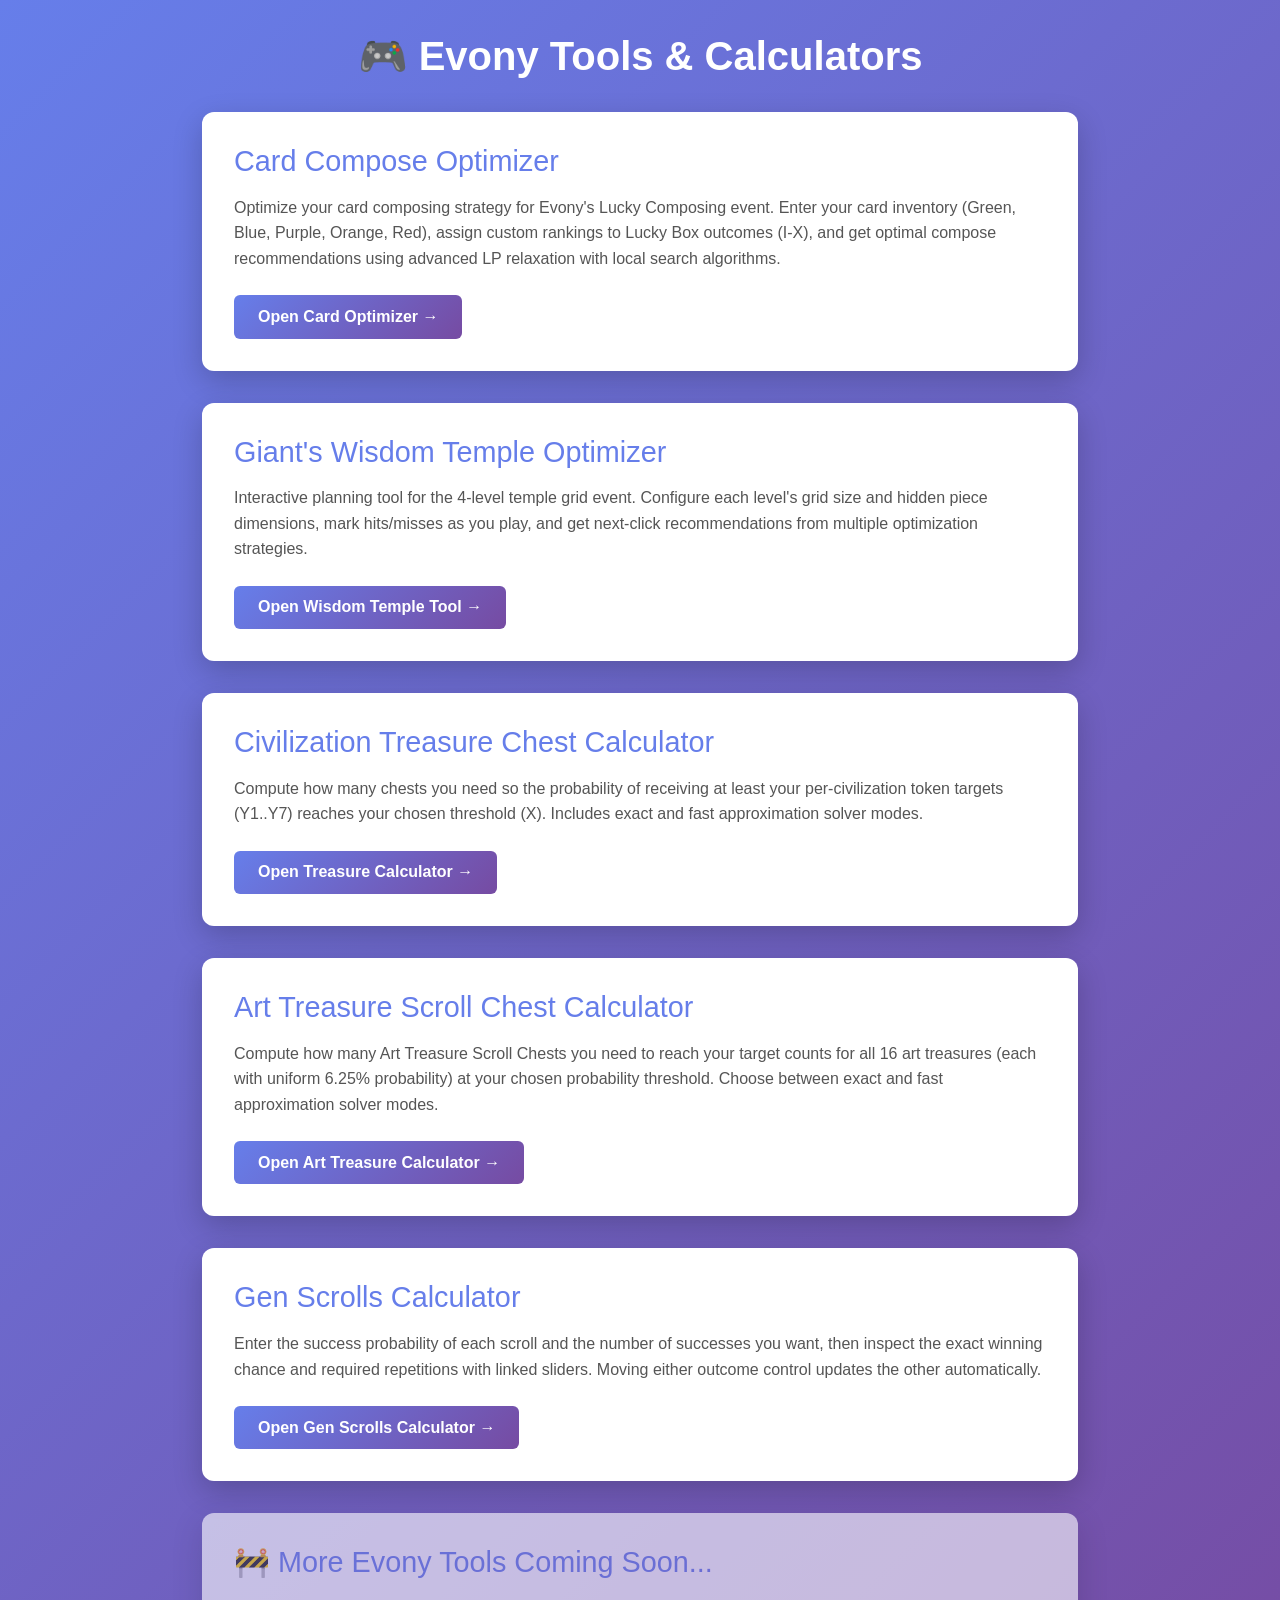
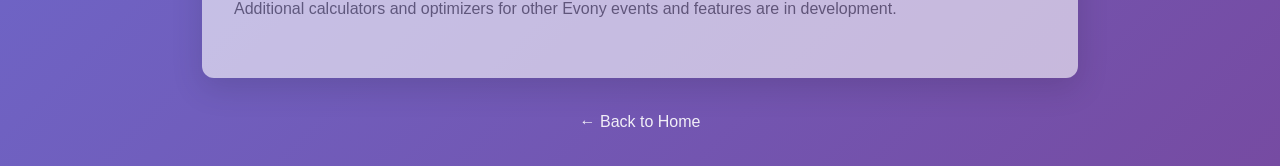
<file: evony/index.html>
<!DOCTYPE html>
<html lang="en">
<head>
    <meta charset="UTF-8">
    <meta name="viewport" content="width=device-width, initial-scale=1.0">
    <title>Evony Tools - Sefi Roee</title>
    <script>
        if (location.protocol.startsWith("http") && !location.pathname.endsWith("/") && !location.pathname.endsWith(".html")) {
            location.replace(location.pathname + "/" + location.search + location.hash);
        }
    </script>
    <link href="https://cdn.jsdelivr.net/npm/bootstrap@5.3.0/dist/css/bootstrap.min.css" rel="stylesheet">
    <style>
        body {
            background: linear-gradient(135deg, #667eea 0%, #764ba2 100%);
            min-height: 100vh;
            font-family: -apple-system, BlinkMacSystemFont, "Segoe UI", Roboto, "Helvetica Neue", Arial, sans-serif;
            padding: 2rem 0;
        }
        .container {
            max-width: 900px;
        }
        h1 {
            color: white;
            text-align: center;
            margin-bottom: 2rem;
            font-weight: 700;
        }
        .tool-card {
            background: white;
            border-radius: 12px;
            padding: 2rem;
            margin-bottom: 2rem;
            box-shadow: 0 10px 30px rgba(0,0,0,0.2);
            transition: transform 0.3s, box-shadow 0.3s;
        }
        .tool-card:hover {
            transform: translateY(-5px);
            box-shadow: 0 15px 40px rgba(0,0,0,0.3);
        }
        .tool-card h2 {
            color: #667eea;
            font-size: 1.8rem;
            margin-bottom: 1rem;
        }
        .tool-card p {
            color: #555;
            line-height: 1.6;
            margin-bottom: 1.5rem;
        }
        .tool-card .btn {
            background: linear-gradient(135deg, #667eea 0%, #764ba2 100%);
            border: none;
            color: white;
            padding: 0.6rem 1.5rem;
            font-weight: 600;
            text-decoration: none;
            display: inline-block;
            border-radius: 6px;
            transition: opacity 0.3s;
        }
        .tool-card .btn:hover {
            opacity: 0.9;
        }
        .back-link {
            text-align: center;
            margin-top: 2rem;
        }
        .back-link a {
            color: white;
            text-decoration: none;
            opacity: 0.9;
        }
        .back-link a:hover {
            opacity: 1;
        }
    </style>
</head>
<body>
    <div class="container">
        <h1>🎮 Evony Tools & Calculators</h1>
        
        <div class="tool-card">
            <h2>Card Compose Optimizer</h2>
            <p>
                Optimize your card composing strategy for Evony's Lucky Composing event. 
                Enter your card inventory (Green, Blue, Purple, Orange, Red), assign custom rankings 
                to Lucky Box outcomes (I-X), and get optimal compose recommendations using advanced 
                LP relaxation with local search algorithms.
            </p>
            <a href="card-optimizer/" class="btn">Open Card Optimizer →</a>
        </div>

        <div class="tool-card">
            <h2>Giant's Wisdom Temple Optimizer</h2>
            <p>
                Interactive planning tool for the 4-level temple grid event. Configure each level's grid
                size and hidden piece dimensions, mark hits/misses as you play, and get next-click
                recommendations from multiple optimization strategies.
            </p>
            <a href="wisdom-temple/" class="btn">Open Wisdom Temple Tool →</a>
        </div>

        <div class="tool-card">
            <h2>Civilization Treasure Chest Calculator</h2>
            <p>
                Compute how many chests you need so the probability of receiving at least your
                per-civilization token targets (Y1..Y7) reaches your chosen threshold (X).
                Includes exact and fast approximation solver modes.
            </p>
            <a href="civilization-treasure/" class="btn">Open Treasure Calculator →</a>
        </div>

        <div class="tool-card">
            <h2>Art Treasure Scroll Chest Calculator</h2>
            <p>
                Compute how many Art Treasure Scroll Chests you need to reach your target counts
                for all 16 art treasures (each with uniform 6.25% probability) at your chosen
                probability threshold. Choose between exact and fast approximation solver modes.
            </p>
            <a href="art-treasure/" class="btn">Open Art Treasure Calculator →</a>
        </div>

		<div class="tool-card">
			<h2>Gen Scrolls Calculator</h2>
			<p>
				Enter the success probability of each scroll and the number of successes you want,
				then inspect the exact winning chance and required repetitions with linked sliders.
				Moving either outcome control updates the other automatically.
			</p>
			<a href="gen-scrolls/" class="btn">Open Gen Scrolls Calculator →</a>
		</div>

        <div class="tool-card" style="opacity: 0.6;">
            <h2>🚧 More Evony Tools Coming Soon...</h2>
            <p>Additional calculators and optimizers for other Evony events and features are in development.</p>
        </div>

        <div class="back-link">
            <a href="../">← Back to Home</a>
        </div>
    </div>
</body>
</html>
</file>
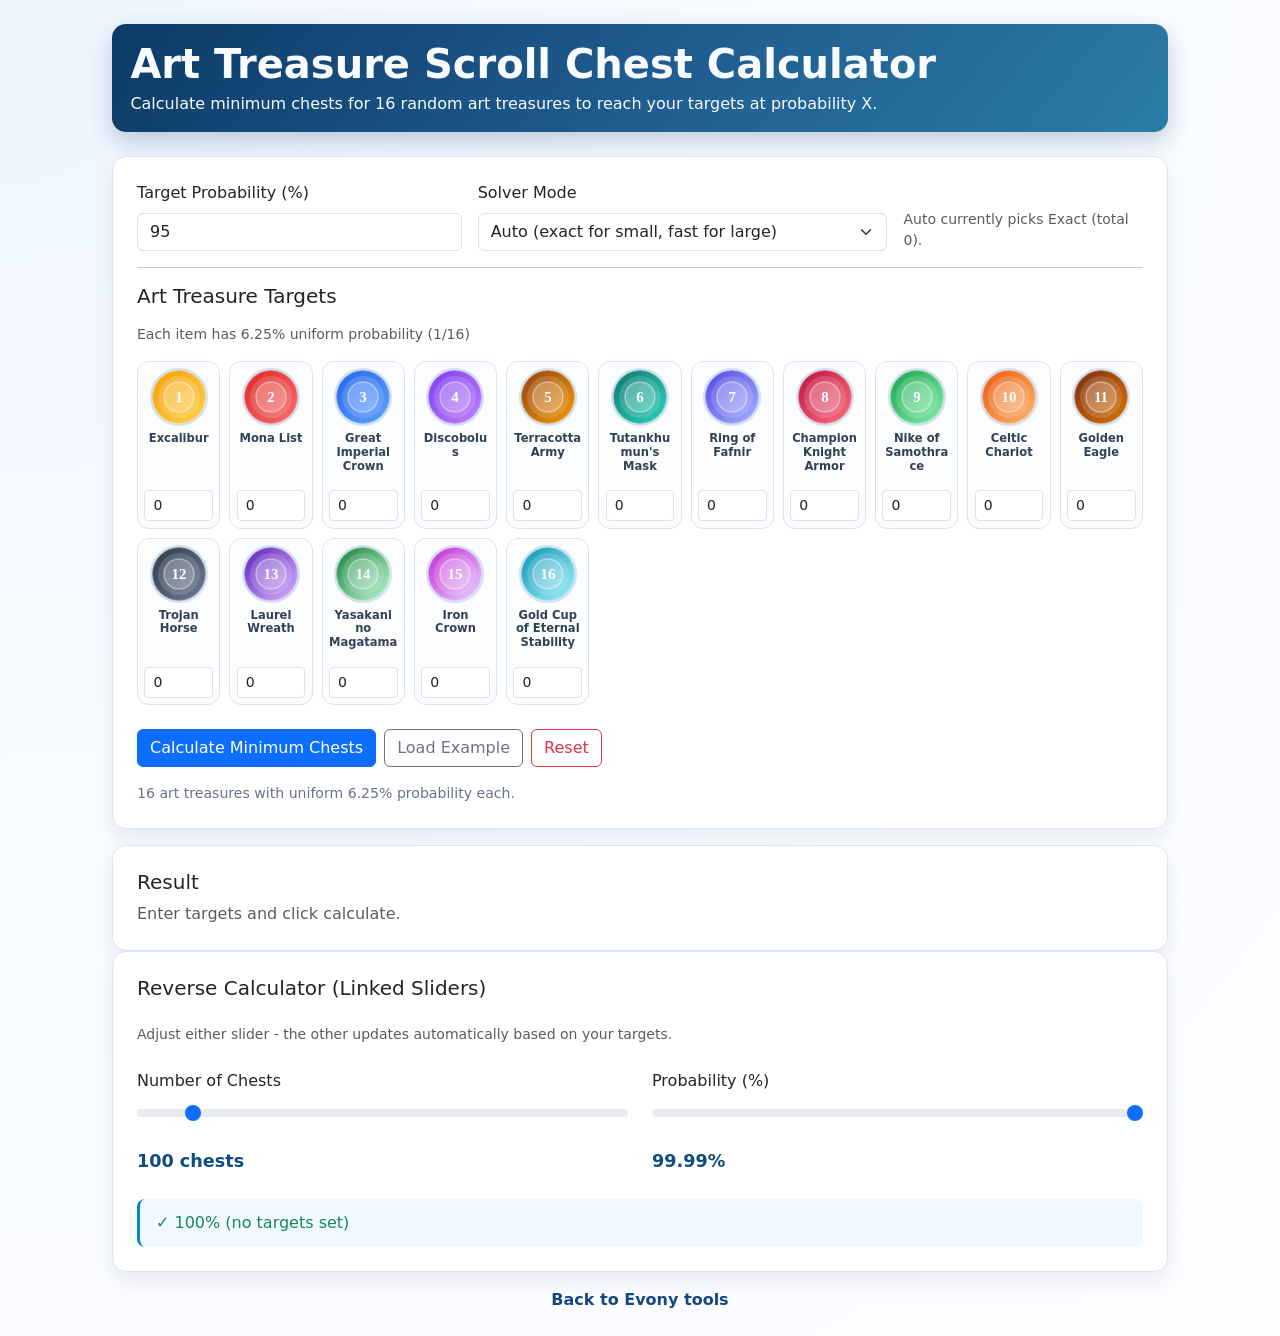
<file: evony/art-treasure/index.html>
<!DOCTYPE html>
<html lang="en">
<head>
	<meta charset="UTF-8">
	<meta name="viewport" content="width=device-width, initial-scale=1.0">
	<title>Art Treasure Scroll Chest Calculator</title>
	<script>
		if (location.protocol.startsWith("http") && !location.pathname.endsWith("/") && !location.pathname.endsWith(".html")) {
			location.replace(location.pathname + "/" + location.search + location.hash);
		}
	</script>
	<link href="https://cdn.jsdelivr.net/npm/bootstrap@5.3.0/dist/css/bootstrap.min.css" rel="stylesheet">
	<link rel="stylesheet" href="style.css">
</head>
<body>
	<main class="container py-4 treasure-shell">
		<header class="treasure-header mb-4">
			<h1 class="fw-bold mb-1">Art Treasure Scroll Chest Calculator</h1>
			<p class="mb-0">Calculate minimum chests for 16 random art treasures to reach your targets at probability X.</p>
		</header>

		<section class="card p-3 p-md-4 mb-3 treasure-card">
			<div class="row g-3 align-items-end">
				<div class="col-md-4">
					<label for="targetProbability" class="form-label">Target Probability (%)</label>
					<input id="targetProbability" type="number" min="0.01" max="99.999999" step="0.01" class="form-control" value="95">
				</div>
				<div class="col-md-5">
					<label for="solverMode" class="form-label">Solver Mode</label>
					<select id="solverMode" class="form-select">
						<option value="auto" selected>Auto (exact for small, fast for large)</option>
						<option value="exact">Exact only</option>
						<option value="approx">Fast approximation only</option>
					</select>
				</div>
				<div class="col-md-3">
					<div id="methodHint" class="small text-muted">Mode hint will appear here.</div>
				</div>
			</div>

			<hr>

			<h2 class="h5 mb-3">Art Treasure Targets</h2>
			<p class="small text-muted mb-3">Each item has 6.25% uniform probability (1/16)</p>
			<div id="artTargets" class="art-grid"></div>

			<div class="d-flex flex-wrap gap-2 mt-4">
				<button id="calculateBtn" class="btn btn-primary">Calculate Minimum Chests</button>
				<button id="exampleBtn" class="btn btn-outline-secondary">Load Example</button>
				<button id="resetBtn" class="btn btn-outline-danger">Reset</button>
			</div>

			<div id="runtimeWarning" class="runtime-warning mt-3" hidden></div>

			<div class="result-note mt-3">
				16 art treasures with uniform 6.25% probability each.
			</div>
		</section>

		<section class="card p-3 p-md-4 treasure-card" id="resultCard">
			<h2 class="h5">Result</h2>
			<div id="resultText" class="text-muted">Enter targets and click calculate.</div>
		</section>

		<section class="card p-3 p-md-4 treasure-card" id="reverseCard">
			<h2 class="h5 mb-4">Reverse Calculator (Linked Sliders)</h2>
			<p class="small text-muted mb-4">Adjust either slider - the other updates automatically based on your targets.</p>
			
			<div class="row g-4">
				<div class="col-md-6">
					<label for="reverseChestsSlider" class="form-label">Number of Chests</label>
					<input type="range" id="reverseChestsSlider" class="form-range" min="0" max="1000" step="1" value="100">
					<div class="reverse-value-display">
						<span id="reverseChestsValue">100</span> chests
					</div>
				</div>
				<div class="col-md-6">
					<label for="reverseProbSlider" class="form-label">Probability (%)</label>
					<input type="range" id="reverseProbSlider" class="form-range" min="0" max="99.99" step="0.01" value="50">
					<div class="reverse-value-display">
						<span id="reverseProbValue">50.00</span>%
					</div>
				</div>
			</div>

			<div id="reverseMessage" class="reverse-message mt-3">
				<span class="text-muted">Set your targets and adjust the sliders to explore probabilities.</span>
			</div>
		</section>

		<div class="text-center mt-3">
			<a href="../" class="treasure-back-link">Back to Evony tools</a>
		</div>
	</main>

	<script src="app.js"></script>
</body>
</html>
</file>
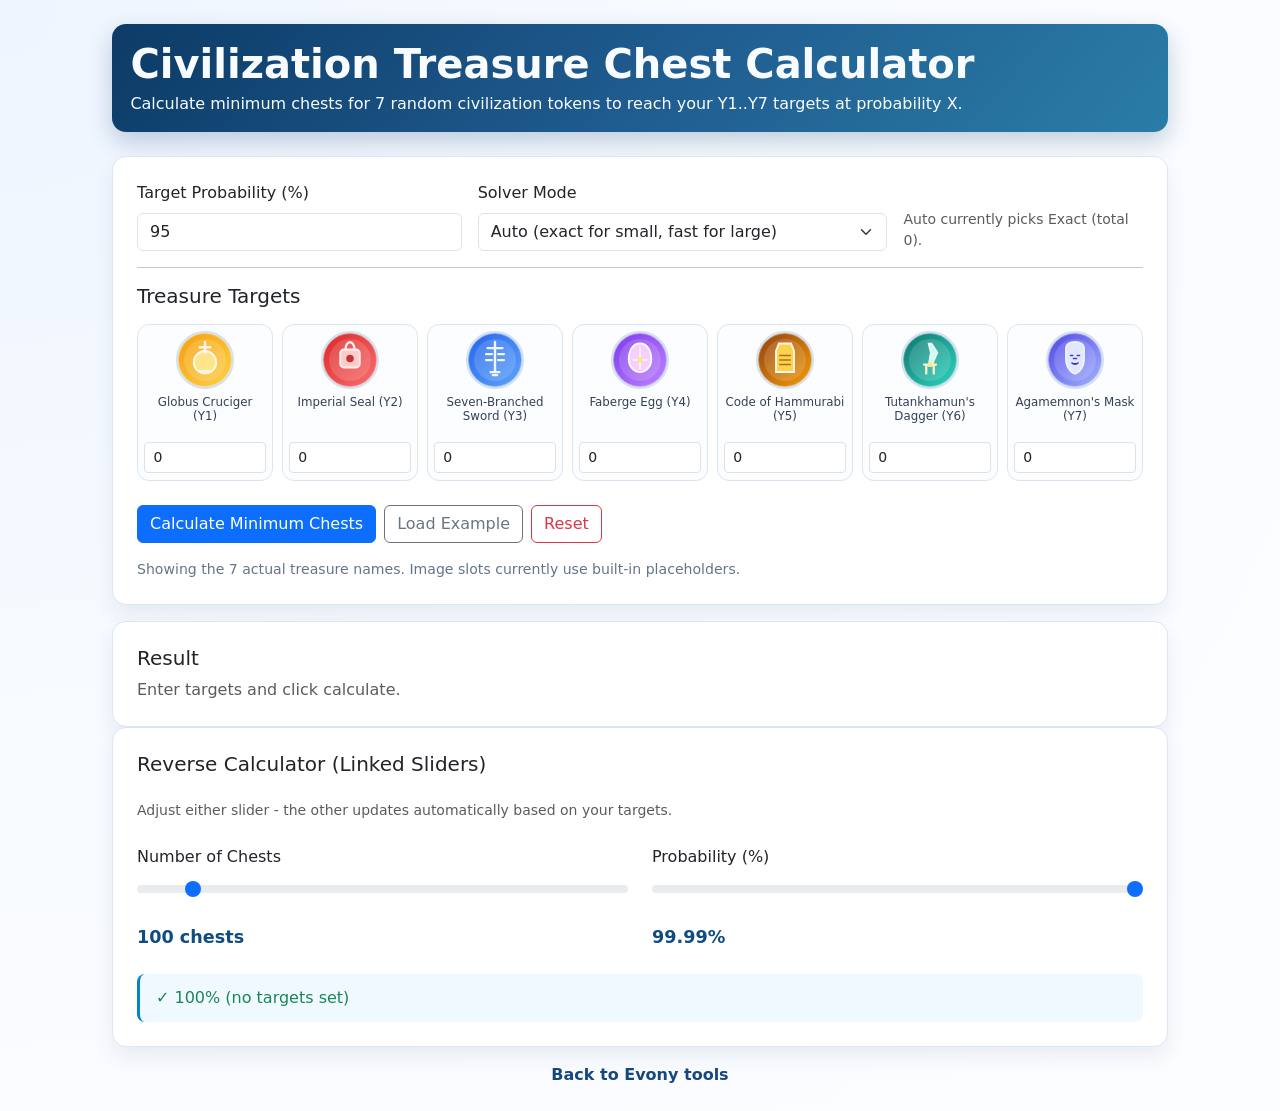
<file: evony/civilization-treasure/index.html>
<!DOCTYPE html>
<html lang="en">
<head>
	<meta charset="UTF-8">
	<meta name="viewport" content="width=device-width, initial-scale=1.0">
	<title>Civilization Treasure Chest Calculator</title>
	<script>
		if (location.protocol.startsWith("http") && !location.pathname.endsWith("/") && !location.pathname.endsWith(".html")) {
			location.replace(location.pathname + "/" + location.search + location.hash);
		}
	</script>
	<link href="https://cdn.jsdelivr.net/npm/bootstrap@5.3.0/dist/css/bootstrap.min.css" rel="stylesheet">
	<link rel="stylesheet" href="style.css">
</head>
<body>
	<main class="container py-4 treasure-shell">
		<header class="treasure-header mb-4">
			<h1 class="fw-bold mb-1">Civilization Treasure Chest Calculator</h1>
			<p class="mb-0">Calculate minimum chests for 7 random civilization tokens to reach your Y1..Y7 targets at probability X.</p>
		</header>

		<section class="card p-3 p-md-4 mb-3 treasure-card">
			<div class="row g-3 align-items-end">
				<div class="col-md-4">
					<label for="targetProbability" class="form-label">Target Probability (%)</label>
					<input id="targetProbability" type="number" min="0.01" max="99.999999" step="0.01" class="form-control" value="95">
				</div>
				<div class="col-md-5">
					<label for="solverMode" class="form-label">Solver Mode</label>
					<select id="solverMode" class="form-select">
						<option value="auto" selected>Auto (exact for small, fast for large)</option>
						<option value="exact">Exact only</option>
						<option value="approx">Fast approximation only</option>
					</select>
				</div>
				<div class="col-md-3">
					<div id="methodHint" class="small text-muted">Mode hint will appear here.</div>
				</div>
			</div>

			<hr>

			<h2 class="h5 mb-3">Treasure Targets</h2>
			<div id="civTargets" class="civ-grid"></div>

			<div class="d-flex flex-wrap gap-2 mt-4">
				<button id="calculateBtn" class="btn btn-primary">Calculate Minimum Chests</button>
				<button id="exampleBtn" class="btn btn-outline-secondary">Load Example</button>
				<button id="resetBtn" class="btn btn-outline-danger">Reset</button>
			</div>

			<div id="runtimeWarning" class="runtime-warning mt-3" hidden></div>

			<div class="result-note mt-3">
				Showing the 7 actual treasure names. Image slots currently use built-in placeholders.
			</div>
		</section>

		<section class="card p-3 p-md-4 treasure-card" id="resultCard">
			<h2 class="h5">Result</h2>
			<div id="resultText" class="text-muted">Enter targets and click calculate.</div>
		</section>

		<section class="card p-3 p-md-4 treasure-card" id="reverseCard">
			<h2 class="h5 mb-4">Reverse Calculator (Linked Sliders)</h2>
			<p class="small text-muted mb-4">Adjust either slider - the other updates automatically based on your targets.</p>
			
			<div class="row g-4">
				<div class="col-md-6">
					<label for="reverseChestsSlider" class="form-label">Number of Chests</label>
					<input type="range" id="reverseChestsSlider" class="form-range" min="0" max="1000" step="1" value="100">
					<div class="reverse-value-display">
						<span id="reverseChestsValue">100</span> chests
					</div>
				</div>
				<div class="col-md-6">
					<label for="reverseProbSlider" class="form-label">Probability (%)</label>
					<input type="range" id="reverseProbSlider" class="form-range" min="0" max="99.99" step="0.01" value="50">
					<div class="reverse-value-display">
						<span id="reverseProbValue">50.00</span>%
					</div>
				</div>
			</div>

			<div id="reverseMessage" class="reverse-message mt-3">
				<span class="text-muted">Set your targets and adjust the sliders to explore probabilities.</span>
			</div>
		</section>

		<div class="text-center mt-3">
			<a href="../" class="treasure-back-link">Back to Evony tools</a>
		</div>
	</main>

	<script src="app.js"></script>
</body>
</html>
</file>
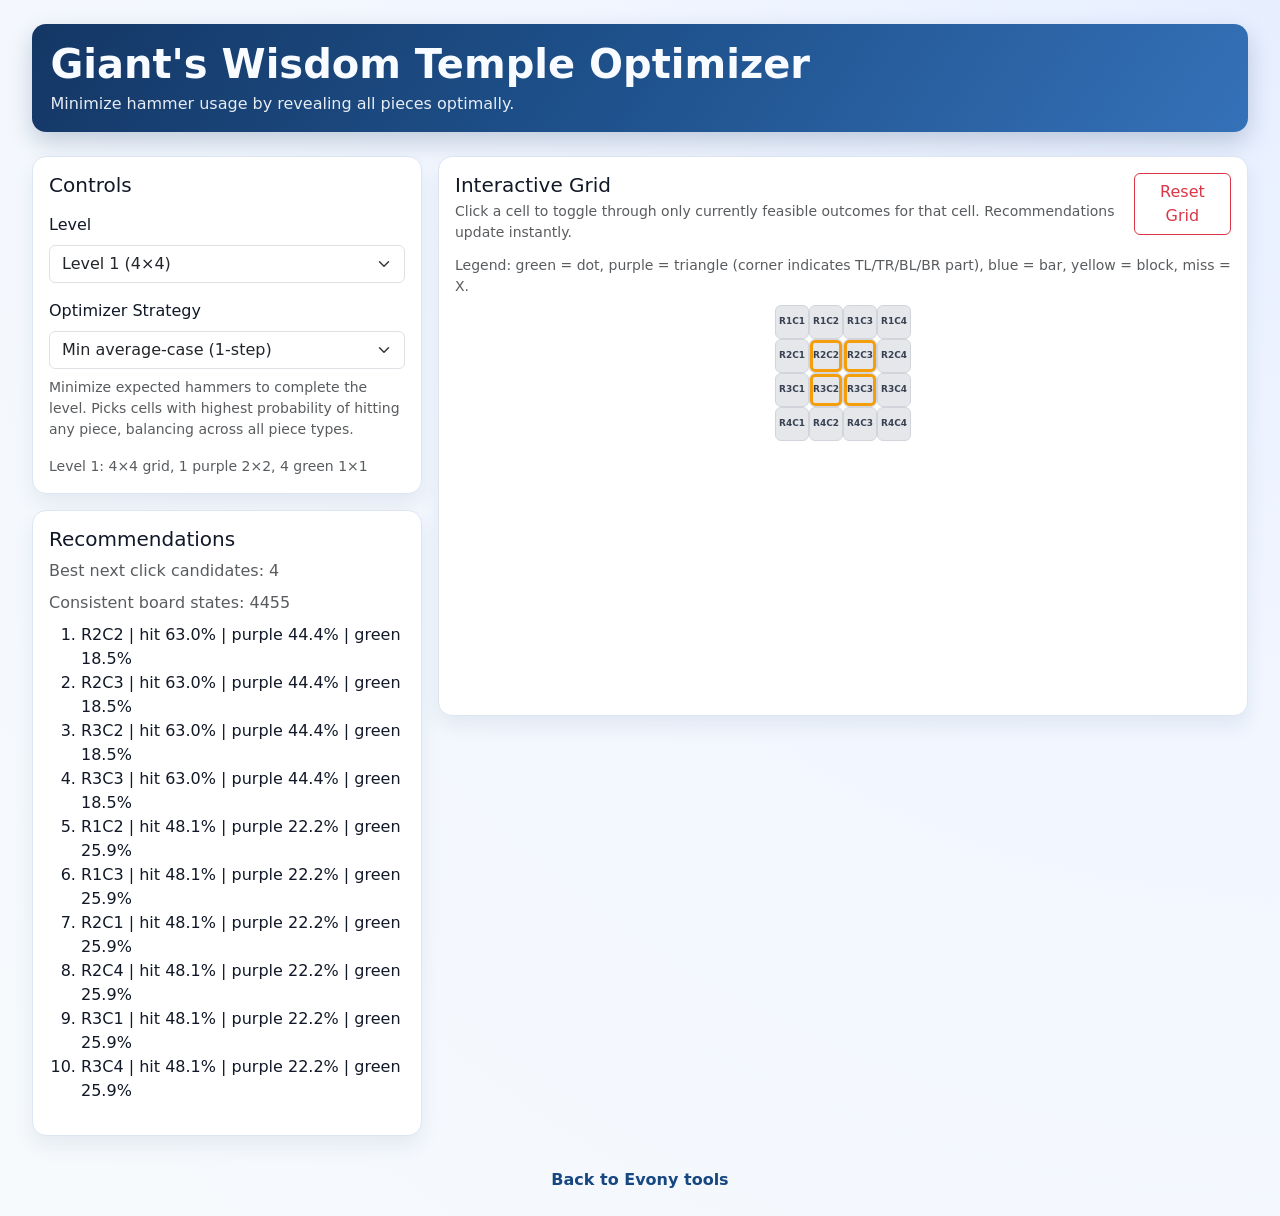
<file: evony/wisdom-temple/index.html>
<!DOCTYPE html>
<html lang="en">
<head>
  <meta charset="UTF-8">
  <meta name="viewport" content="width=device-width, initial-scale=1.0">
  <title>Giant's Wisdom Temple Optimizer</title>
  <script>
    // If opened as /evony/wisdom-temple (without trailing slash),
    // relative assets resolve one level up and break page loading.
    if (location.protocol.startsWith("http") && !location.pathname.endsWith("/") && !location.pathname.endsWith(".html")) {
      location.replace(location.pathname + "/" + location.search + location.hash);
    }
  </script>
  <link href="https://cdn.jsdelivr.net/npm/bootstrap@5.3.0/dist/css/bootstrap.min.css" rel="stylesheet">
  <link rel="stylesheet" href="style.css">
</head>
<body>
  <main class="container py-4 temple-shell">
    <header class="temple-header mb-4">
      <h1 class="fw-bold mb-1">Giant's Wisdom Temple Optimizer</h1>
      <p class="mb-0">Minimize hammer usage by revealing all pieces optimally.</p>
    </header>

    <div class="temple-layout">
      <section class="temple-panel temple-panel--controls">
        <div class="card p-3 mb-3">
          <h2 class="h5 mb-3">Controls</h2>
          <div class="row g-3 align-items-end">
            <div class="col-md-12 col-lg-12">
              <label for="levelSelect" class="form-label">Level</label>
              <select id="levelSelect" class="form-select">
                <option value="1" selected>Level 1 (4×4)</option>
                <option value="2">Level 2 (5×5)</option>
                <option value="3">Level 3 (6×6)</option>
                <option value="4">Level 4 (7×7)</option>
              </select>
            </div>
            <div class="col-md-12 col-lg-12">
              <label for="optimizerSelect" class="form-label">Optimizer Strategy</label>
              <select id="optimizerSelect" class="form-select">
                <option value="any-hit" selected>Min average-case (1-step)</option>
                <option value="rare-focus">Target rare piece (1-step)</option>
                <option value="common-focus">Target common piece (1-step)</option>
                <option value="checkerboard">Coverage / parity bias</option>
              </select>
              <div id="strategyDesc" class="mt-2 small text-muted"></div>
            </div>
          </div>
          <div id="levelDesc" class="mt-3 small text-muted"></div>
        </div>

        <section class="card p-3 mb-3">
          <h2 class="h5">Recommendations</h2>
          <div id="recommendationText" class="mb-2 text-muted">No calculation yet.</div>
          <div id="statsText" class="mb-2 text-muted"></div>
          <div id="topCells"></div>
        </section>
      </section>

      <section class="temple-panel temple-panel--board">
        <section class="card p-3 mb-3 board-card">
          <div class="board-topbar">
            <div>
              <h2 class="h5 mb-1">Interactive Grid</h2>
              <p class="small text-muted mb-2">Click a cell to toggle through only currently feasible outcomes for that cell. Recommendations update instantly.</p>
            </div>
            <button id="resetGridBtn" class="btn btn-outline-danger">Reset Grid</button>
          </div>
          <div class="small text-muted mb-2">Legend: green = dot, purple = triangle (corner indicates TL/TR/BL/BR part), blue = bar, yellow = block, miss = X.</div>
          <div id="gridWrap" class="grid-wrap"></div>
        </section>
      </section>
    </div>

    <div class="text-center mt-3">
      <a href="../" class="temple-back-link">Back to Evony tools</a>
    </div>
  </main>

  <script src="app.js"></script>
</body>
</html>
</file>
<file: evony/art-treasure/style.css>
body {
  background: radial-gradient(circle at top left, #eef5ff, #f8fbff 45%, #fcfdff);
  color: #1f2937;
}

.container {
  max-width: 1080px;
}

.treasure-header {
  background: linear-gradient(130deg, #0c3b66, #1f5b8f, #2a7da6);
  color: #f8fbff;
  border-radius: 14px;
  padding: 1rem 1.15rem;
  box-shadow: 0 10px 24px rgba(14, 61, 108, 0.24);
}

.treasure-card {
  background: #ffffff;
  border: 1px solid #dbe7f3;
  border-radius: 14px;
  box-shadow: 0 10px 20px rgba(20, 57, 96, 0.08);
}

.art-grid {
  display: grid;
  grid-template-columns: repeat(auto-fit, minmax(80px, 1fr));
  gap: 0.55rem;
}

.art-tile {
  border: 1px solid #dae5f2;
  border-radius: 12px;
  background: #fbfdff;
  padding: 0.4rem;
  text-align: center;
}

.art-badge {
  width: 58px;
  height: 58px;
  margin: 0 auto 0.35rem;
  border-radius: 999px;
  border: 2px solid #d2e0f0;
  background-size: cover;
  background-position: center;
  box-shadow: inset 0 0 0 1px rgba(255, 255, 255, 0.35);
}

.art-name {
  font-size: 0.72rem;
  color: #334155;
  line-height: 1.2;
  margin-bottom: 0.25rem;
  min-height: 3.4rem;
  font-weight: 600;
  word-break: break-word;
}

.target-input {
  min-width: 0;
}

.result-value {
  font-size: clamp(1.2rem, 2.2vw, 1.7rem);
  font-weight: 700;
  color: #0f4c81;
  margin-bottom: 0.45rem;
}

.result-sub {
  color: #475569;
  margin-bottom: 0.18rem;
}

.result-warning {
  color: #9a3412;
  font-weight: 600;
}

.result-note {
  font-size: 0.88rem;
  color: #64748b;
}

.runtime-warning {
  border: 1px solid #f5c2c7;
  background: #fff1f2;
  color: #b42318;
  border-radius: 12px;
  padding: 0.8rem 0.95rem;
  font-size: 0.92rem;
  font-weight: 600;
}

.treasure-back-link {
  color: #174781;
  font-weight: 600;
  text-decoration: none;
}

.treasure-back-link:hover {
  color: #0c3b66;
  text-decoration: underline;
}

.reverse-value-display {
  font-size: 1.1rem;
  font-weight: 700;
  color: #0f4c81;
  margin-top: 0.5rem;
  padding: 0.5rem 0;
}

.reverse-message {
  padding: 0.75rem 1rem;
  border-radius: 8px;
  background: #f0f9ff;
  border-left: 3px solid #0284c7;
}

@media (max-width: 768px) {
  .container {
    max-width: 100%;
  }

  .art-grid {
    grid-template-columns: repeat(auto-fit, minmax(75px, 1fr));
  }

  .art-badge {
    width: 50px;
    height: 50px;
  }

  .art-name {
    font-size: 0.68rem;
  }
}
</file>
<file: evony/civilization-treasure/style.css>
body {
  background: radial-gradient(circle at top left, #eef5ff, #f8fbff 45%, #fcfdff);
  color: #1f2937;
}

.container {
  max-width: 1080px;
}

.treasure-header {
  background: linear-gradient(130deg, #0c3b66, #1f5b8f, #2a7da6);
  color: #f8fbff;
  border-radius: 14px;
  padding: 1rem 1.15rem;
  box-shadow: 0 10px 24px rgba(14, 61, 108, 0.24);
}

.treasure-card {
  background: #ffffff;
  border: 1px solid #dbe7f3;
  border-radius: 14px;
  box-shadow: 0 10px 20px rgba(20, 57, 96, 0.08);
}

.civ-grid {
  display: grid;
  grid-template-columns: repeat(7, minmax(90px, 1fr));
  gap: 0.55rem;
}

.civ-tile {
  border: 1px solid #dae5f2;
  border-radius: 12px;
  background: #fbfdff;
  padding: 0.4rem;
  text-align: center;
}

.civ-badge {
  width: 58px;
  height: 58px;
  margin: 0 auto 0.35rem;
  border-radius: 999px;
  border: 2px solid #d2e0f0;
  background-size: cover;
  background-position: center;
  box-shadow: inset 0 0 0 1px rgba(255, 255, 255, 0.35);
}

.civ-name {
  font-size: 0.74rem;
  color: #334155;
  line-height: 1.2;
  margin-bottom: 0.25rem;
  min-height: 2.7rem;
}

.target-input {
  min-width: 0;
}

.result-value {
  font-size: clamp(1.2rem, 2.2vw, 1.7rem);
  font-weight: 700;
  color: #0f4c81;
  margin-bottom: 0.45rem;
}

.result-sub {
  color: #475569;
  margin-bottom: 0.18rem;
}

.result-warning {
  color: #9a3412;
  font-weight: 600;
}

.result-note {
  font-size: 0.88rem;
  color: #64748b;
}

.runtime-warning {
  border: 1px solid #f5c2c7;
  background: #fff1f2;
  color: #b42318;
  border-radius: 12px;
  padding: 0.8rem 0.95rem;
  font-size: 0.92rem;
  font-weight: 600;
}

.treasure-back-link {
  color: #174781;
  font-weight: 600;
  text-decoration: none;
}

.treasure-back-link:hover {
  color: #0f2f59;
  text-decoration: underline;
}

.reverse-value-display {
  font-size: 1.1rem;
  font-weight: 700;
  color: #0f4c81;
  margin-top: 0.5rem;
  padding: 0.5rem 0;
}

.reverse-message {
  padding: 0.75rem 1rem;
  border-radius: 8px;
  background: #f0f9ff;
  border-left: 3px solid #0284c7;
}

@media (max-width: 860px) {
  .civ-grid {
    grid-template-columns: repeat(4, minmax(70px, 1fr));
  }
}

@media (max-width: 560px) {
  .civ-grid {
    grid-template-columns: repeat(3, minmax(70px, 1fr));
  }
}
</file>
<file: evony/wisdom-temple/style.css>
body {
  background: radial-gradient(circle at top right, #e7efff, #f1f6ff 40%, #f7fafc);
  color: #1f2937;
}

.container {
  max-width: 1240px;
}

.temple-header {
  background: linear-gradient(125deg, #143765, #1f528d, #3571b8);
  color: #f8fbff;
  border-radius: 14px;
  padding: 1rem 1.15rem;
  box-shadow: 0 10px 24px rgba(18, 53, 95, 0.22);
}

.temple-header p {
  opacity: 0.92;
}

.temple-layout {
  display: grid;
  grid-template-columns: minmax(300px, 390px) minmax(560px, 1fr);
  gap: 1rem;
  align-items: start;
}

.temple-panel--controls {
  position: sticky;
  top: 12px;
}

.card {
  background: #ffffff;
  color: #111827;
  border: 1px solid #dce5f1;
  border-radius: 14px;
  box-shadow: 0 10px 20px rgba(30, 58, 103, 0.08);
}

.board-card {
  min-height: 560px;
}

.board-topbar {
  display: flex;
  align-items: flex-start;
  justify-content: space-between;
  gap: 0.75rem;
  margin-bottom: 0.25rem;
}

.temple-back-link {
  color: #174781;
  font-weight: 600;
  text-decoration: none;
}

.temple-back-link:hover {
  color: #0f2f59;
  text-decoration: underline;
}

.grid-wrap {
  --cell-size: 34px;
  display: grid;
  gap: 0;
  justify-content: center;
  width: max-content;
  max-width: 100%;
  margin-left: auto;
  margin-right: auto;
}

.cell {
  position: relative;
  width: var(--cell-size);
  height: var(--cell-size);
  border: 1px solid #d1d5db;
  border-radius: 6px;
  display: inline-flex;
  align-items: center;
  justify-content: center;
  font-size: 0.75rem;
  font-weight: 700;
  cursor: pointer;
  user-select: none;
  box-shadow: inset 0 0 0 0 transparent;
}

.cell.unknown {
  background: #e5e7eb;
  color: #374151;
  font-size: 0.56rem;
}

.cell.miss {
  background: #fee2e2;
  color: #991b1b;
}

.cell.green {
  background: #dcfce7;
  color: #166534;
}

.cell.green::after {
  content: "";
  width: 14px;
  height: 14px;
  border-radius: 999px;
  background: #16a34a;
  position: absolute;
}

.cell.purple-any,
.cell.purple-tl,
.cell.purple-tr,
.cell.purple-bl,
.cell.purple-br {
  background: #ede9fe;
  color: #5b21b6;
}

.cell.purple-any::after {
  content: "";
  width: 0;
  height: 0;
  border-left: 0 solid transparent;
  border-right: 0 solid transparent;
  border-bottom: 0 solid transparent;
  position: absolute;
}

.cell.purple-tl::after,
.cell.purple-tr::after,
.cell.purple-bl::after,
.cell.purple-br::after {
  content: "";
  width: 0;
  height: 0;
  position: absolute;
}

.cell.purple-tl::before,
.cell.purple-tr::before,
.cell.purple-bl::before,
.cell.purple-br::before {
  content: "";
  position: absolute;
  width: 7px;
  height: 7px;
  border-radius: 999px;
  background: #ffffff;
  border: 1px solid #4c1d95;
  z-index: 2;
}

.cell.purple-tl::after {
  border-bottom: 16px solid #7c3aed;
  border-left: 16px solid transparent;
  bottom: 3px;
  right: 3px;
}

.cell.purple-tl::before {
  bottom: 4px;
  right: 4px;
}

.cell.purple-tr::after {
  border-bottom: 16px solid #7c3aed;
  border-right: 16px solid transparent;
  bottom: 3px;
  left: 3px;
}

.cell.purple-tr::before {
  bottom: 4px;
  left: 4px;
}

.cell.purple-bl::after {
  border-top: 16px solid #7c3aed;
  border-left: 16px solid transparent;
  top: 3px;
  right: 3px;
}

.cell.purple-bl::before {
  top: 4px;
  right: 4px;
}

.cell.purple-br::after {
  border-top: 16px solid #7c3aed;
  border-right: 16px solid transparent;
  top: 3px;
  left: 3px;
}

.cell.purple-br::before {
  top: 4px;
  left: 4px;
}

.cell.blue-h-l,
.cell.blue-h-r,
.cell.blue-h-m,
.cell.blue-v-t,
.cell.blue-v-b,
.cell.blue-v-m {
  background: #dbeafe;
  color: #1e40af;
}

.cell.blue {
  background: #dbeafe;
  color: #1e40af;
}

.cell.blue::after {
  content: "";
  position: absolute;
  width: 18px;
  height: 6px;
  border-radius: 6px;
  background: #3b82f6;
}

.cell.blue-h-l::after,
.cell.blue-h-r::after,
.cell.blue-h-m::after,
.cell.blue-v-t::after,
.cell.blue-v-b::after,
.cell.blue-v-m::after {
  content: "";
  position: absolute;
  background: #3b82f6;
}

.cell.blue-h-l::before,
.cell.blue-h-r::before,
.cell.blue-v-t::before,
.cell.blue-v-b::before {
  content: "";
  position: absolute;
  width: 6px;
  height: 6px;
  border-radius: 999px;
  background: #ffffff;
  border: 1px solid #1e3a8a;
  z-index: 2;
}

/* Horizontal left part: marker points inward (to the right) */
.cell.blue-h-l::after {
  width: 7px;
  height: 24px;
  right: 3px;
  top: 50%;
  transform: translateY(-50%);
}

.cell.blue-h-l::before {
  right: 4px;
  top: 50%;
  transform: translateY(-50%);
}

/* Horizontal right part: marker points inward (to the left) */
.cell.blue-h-r::after {
  width: 7px;
  height: 24px;
  left: 3px;
  top: 50%;
  transform: translateY(-50%);
}

.cell.blue-h-r::before {
  left: 4px;
  top: 50%;
  transform: translateY(-50%);
}

/* Vertical top part: marker points inward (down) */
.cell.blue-v-t::after {
  width: 24px;
  height: 7px;
  bottom: 3px;
  left: 50%;
  transform: translateX(-50%);
}

.cell.blue-v-t::before {
  bottom: 4px;
  left: 50%;
  transform: translateX(-50%);
}

/* Vertical bottom part: marker points inward (up) */
.cell.blue-v-b::after {
  width: 24px;
  height: 7px;
  top: 3px;
  left: 50%;
  transform: translateX(-50%);
}

.cell.blue-v-b::before {
  top: 4px;
  left: 50%;
  transform: translateX(-50%);
}

/* Middle of 1×3 — wide horizontal bar for h, tall vertical bar for v */
.cell.blue-h-m::after {
  width: 26px;
  height: 10px;
  border-radius: 3px;
  top: 50%;
  left: 50%;
  transform: translate(-50%, -50%);
}

.cell.blue-v-m::after {
  width: 10px;
  height: 26px;
  border-radius: 3px;
  top: 50%;
  left: 50%;
  transform: translate(-50%, -50%);
}

.cell.blue-h-m::before,
.cell.blue-v-m::before {
  display: none;
}

.cell.yellow,
.cell.yellow-tl,
.cell.yellow-tr,
.cell.yellow-ml,
.cell.yellow-mr,
.cell.yellow-bl,
.cell.yellow-br {
  background: #fef3c7;
  color: #92400e;
}

.cell.yellow::after,
.cell.yellow-tl::after,
.cell.yellow-tr::after,
.cell.yellow-ml::after,
.cell.yellow-mr::after,
.cell.yellow-bl::after,
.cell.yellow-br::after {
  content: "";
  position: absolute;
  width: 14px;
  height: 20px;
  border-radius: 3px;
  background:
    linear-gradient(to right, transparent 48%, #b45309 48%, #b45309 54%, transparent 54%),
    linear-gradient(to bottom, transparent 31%, #b45309 31%, #b45309 35%, transparent 35%, transparent 65%, #b45309 65%, #b45309 69%, transparent 69%),
    #f59e0b;
  box-shadow: inset 0 0 0 2px #b45309;
  z-index: 1;
}

.cell.yellow::before,
.cell.yellow-tl::before,
.cell.yellow-tr::before,
.cell.yellow-ml::before,
.cell.yellow-mr::before,
.cell.yellow-bl::before,
.cell.yellow-br::before {
  content: "";
  position: absolute;
  width: 6px;
  height: 6px;
  border-radius: 999px;
  background: #fff7ed;
  border: 1px solid #92400e;
  z-index: 2;
}

.cell.yellow::before {
  top: 50%;
  left: 50%;
  transform: translate(-50%, -50%);
}

.cell.yellow-tl::before {
  right: 5px;
  bottom: 5px;
}

.cell.yellow-tr::before {
  left: 5px;
  bottom: 5px;
}

.cell.yellow-ml::before {
  right: 5px;
  top: 50%;
  transform: translateY(-50%);
}

.cell.yellow-mr::before {
  left: 5px;
  top: 50%;
  transform: translateY(-50%);
}

.cell.yellow-bl::before {
  right: 5px;
  top: 5px;
}

.cell.yellow-br::before {
  left: 5px;
  top: 5px;
}

/* ── Blue 1×4 middle cells ──────────────────────────────────────────── */
.cell.blue-h-m2,
.cell.blue-h-m3,
.cell.blue-v-m2,
.cell.blue-v-m3 {
  background: #dbeafe;
  color: #1e40af;
}

.cell.blue-h-m2::after,
.cell.blue-h-m3::after {
  content: "";
  position: absolute;
  width: 26px;
  height: 10px;
  border-radius: 3px;
  background: #3b82f6;
  top: 50%;
  left: 50%;
  transform: translate(-50%, -50%);
}

.cell.blue-v-m2::after,
.cell.blue-v-m3::after {
  content: "";
  position: absolute;
  width: 10px;
  height: 26px;
  border-radius: 3px;
  background: #3b82f6;
  top: 50%;
  left: 50%;
  transform: translate(-50%, -50%);
}

.cell.blue-h-m2::before,
.cell.blue-h-m3::before,
.cell.blue-v-m2::before,
.cell.blue-v-m3::before {
  display: none;
}

/* ── Red 3×3 piece ──────────────────────────────────────────────────── */
.cell.red-tl,
.cell.red-tc,
.cell.red-tr,
.cell.red-ml,
.cell.red-mc,
.cell.red-mr,
.cell.red-bl,
.cell.red-bc,
.cell.red-br {
  background: #fee2e2;
  color: #991b1b;
}

/* Shared decorative bar */
.cell.red-tl::after,
.cell.red-tc::after,
.cell.red-tr::after,
.cell.red-ml::after,
.cell.red-mc::after,
.cell.red-mr::after,
.cell.red-bl::after,
.cell.red-bc::after,
.cell.red-br::after {
  content: "";
  position: absolute;
  border-radius: 3px;
  background: #ef4444;
}

/* Centre cell: full diamond */
.cell.red-mc::after {
  width: 18px;
  height: 18px;
  clip-path: polygon(50% 0%, 100% 50%, 50% 100%, 0% 50%);
  top: 50%;
  left: 50%;
  transform: translate(-50%, -50%);
}

/* Edge cells: angled bar pointing inward */
.cell.red-tc::after { width: 18px; height: 7px; bottom: 3px; left: 50%; transform: translateX(-50%); }
.cell.red-bc::after { width: 18px; height: 7px; top: 3px;    left: 50%; transform: translateX(-50%); }
.cell.red-ml::after { width: 7px;  height: 18px; right: 3px; top:  50%; transform: translateY(-50%); }
.cell.red-mr::after { width: 7px;  height: 18px; left: 3px;  top:  50%; transform: translateY(-50%); }

/* Corner cells: diagonal wedge */
.cell.red-tl::after { width: 7px; height: 18px; right: 3px; bottom: 3px; }
.cell.red-tr::after { width: 7px; height: 18px; left: 3px;  bottom: 3px; }
.cell.red-bl::after { width: 7px; height: 18px; right: 3px; top: 3px; }
.cell.red-br::after { width: 7px; height: 18px; left: 3px;  top: 3px; }

/* Indicator dot */
.cell.red-tl::before,
.cell.red-tc::before,
.cell.red-tr::before,
.cell.red-ml::before,
.cell.red-mc::before,
.cell.red-mr::before,
.cell.red-bl::before,
.cell.red-bc::before,
.cell.red-br::before {
  content: "";
  position: absolute;
  width: 6px;
  height: 6px;
  border-radius: 999px;
  background: #fff;
  border: 1px solid #7f1d1d;
  z-index: 2;
}

.cell.red-tl::before  { bottom: 4px; right: 4px; }
.cell.red-tc::before  { bottom: 4px; left: 50%; transform: translateX(-50%); }
.cell.red-tr::before  { bottom: 4px; left: 4px; }
.cell.red-ml::before  { right: 4px; top: 50%; transform: translateY(-50%); }
.cell.red-mc::before  { display: none; }
.cell.red-mr::before  { left: 4px; top: 50%; transform: translateY(-50%); }
.cell.red-bl::before  { top: 4px; right: 4px; }
.cell.red-bc::before  { top: 4px; left: 50%; transform: translateX(-50%); }
.cell.red-br::before  { top: 4px; left: 4px; }

.cell.best {
  box-shadow: inset 0 0 0 3px #f59e0b;
}

.piece-row {
  border: 1px dashed #cbd5e1;
  border-radius: 8px;
  padding: 10px;
  margin-bottom: 8px;
}

#recommendationText {
  min-height: 1.5rem;
}

#statsText {
  min-height: 1.25rem;
}

#topCells {
  min-height: 11.5rem;
}

#statsText.is-pending,
#topCells.is-pending {
  opacity: 0.65;
}

@media (max-width: 768px) {
  .temple-shell {
    padding-left: 0.75rem;
    padding-right: 0.75rem;
  }

  .temple-layout {
    grid-template-columns: 1fr;
    gap: 0.75rem;
  }

  .temple-panel--controls {
    position: static;
  }

  .temple-header {
    border-radius: 12px;
    padding: 0.85rem 0.95rem;
  }

  .temple-header h1 {
    font-size: 1.4rem;
  }

  .card {
    padding: 0.85rem !important;
    border-radius: 12px;
  }

  .board-card {
    min-height: 0;
  }

  .board-topbar {
    flex-direction: column;
    align-items: stretch;
  }

  #resetGridBtn {
    width: 100%;
  }

  .grid-wrap {
    --cell-size: 31px;
  }

  .cell {
    border-radius: 5px;
  }

  #topCells {
    min-height: 9.5rem;
  }
}
</file>
